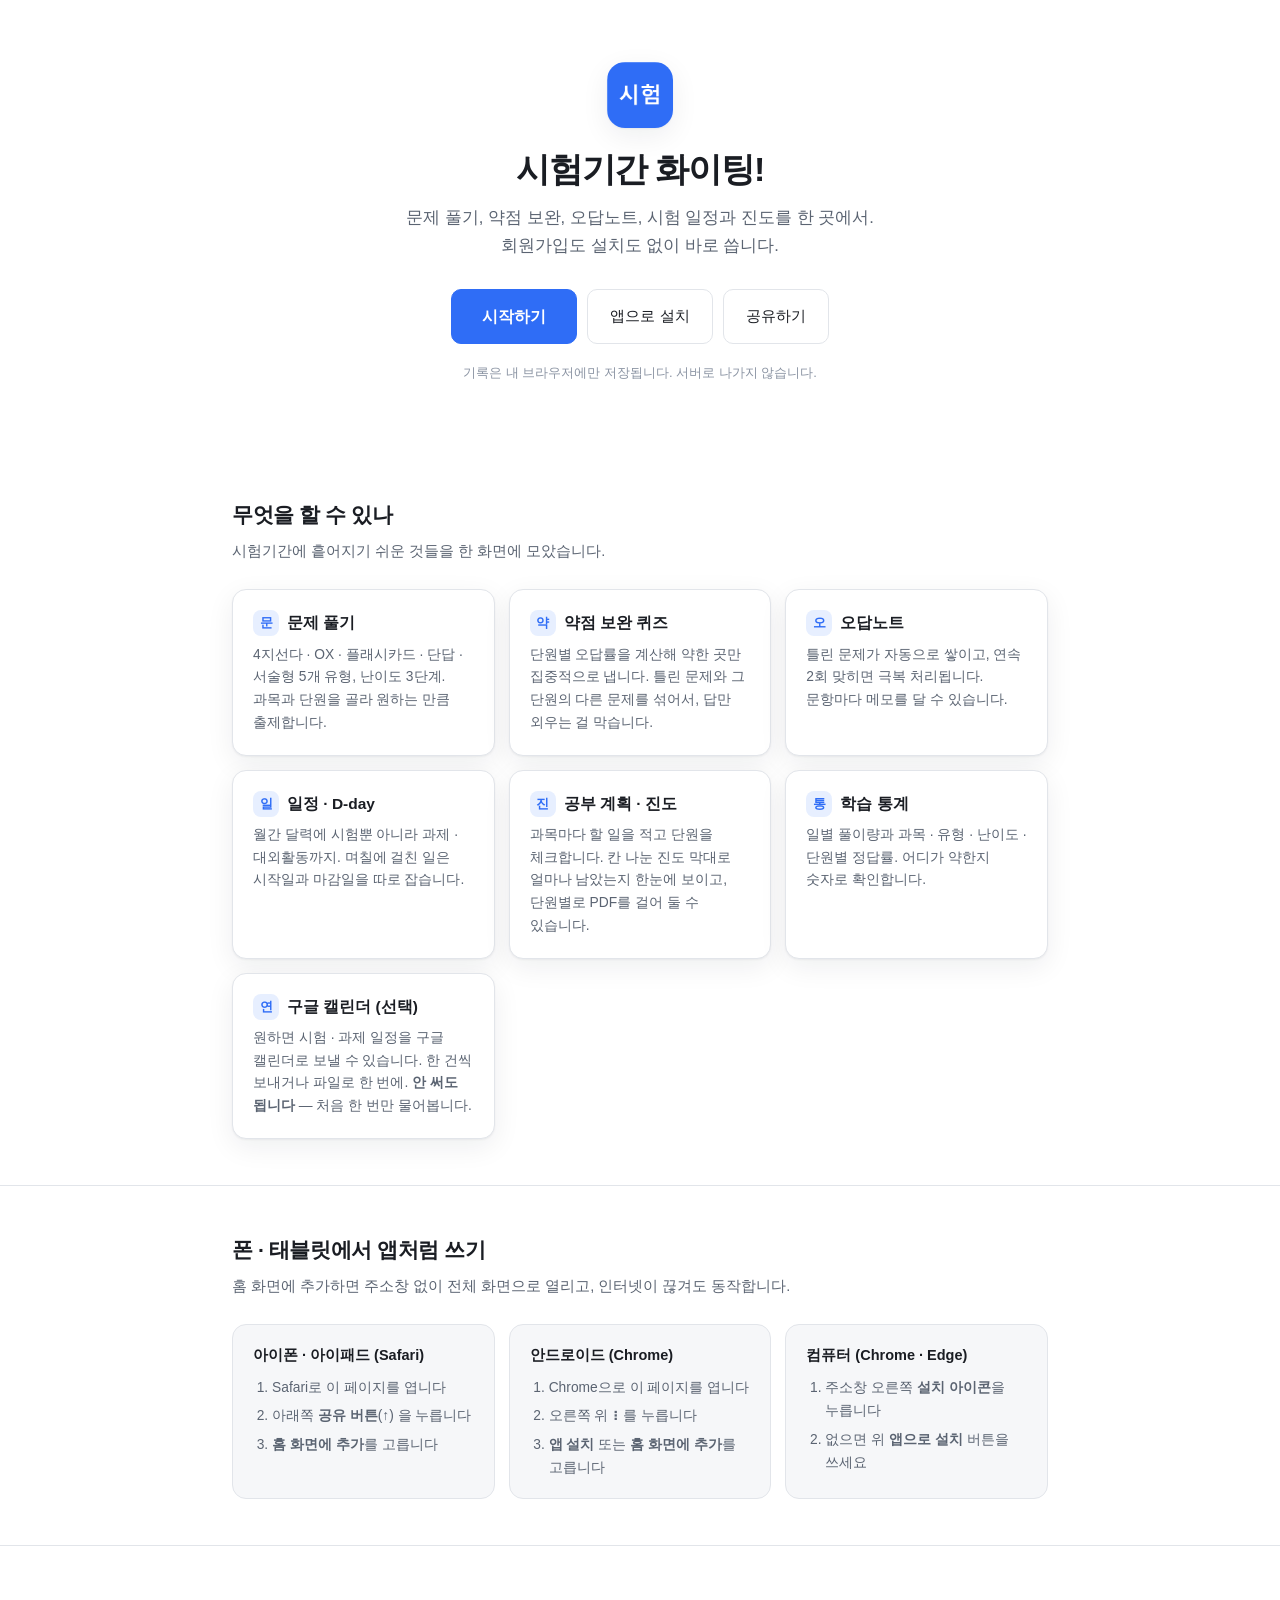
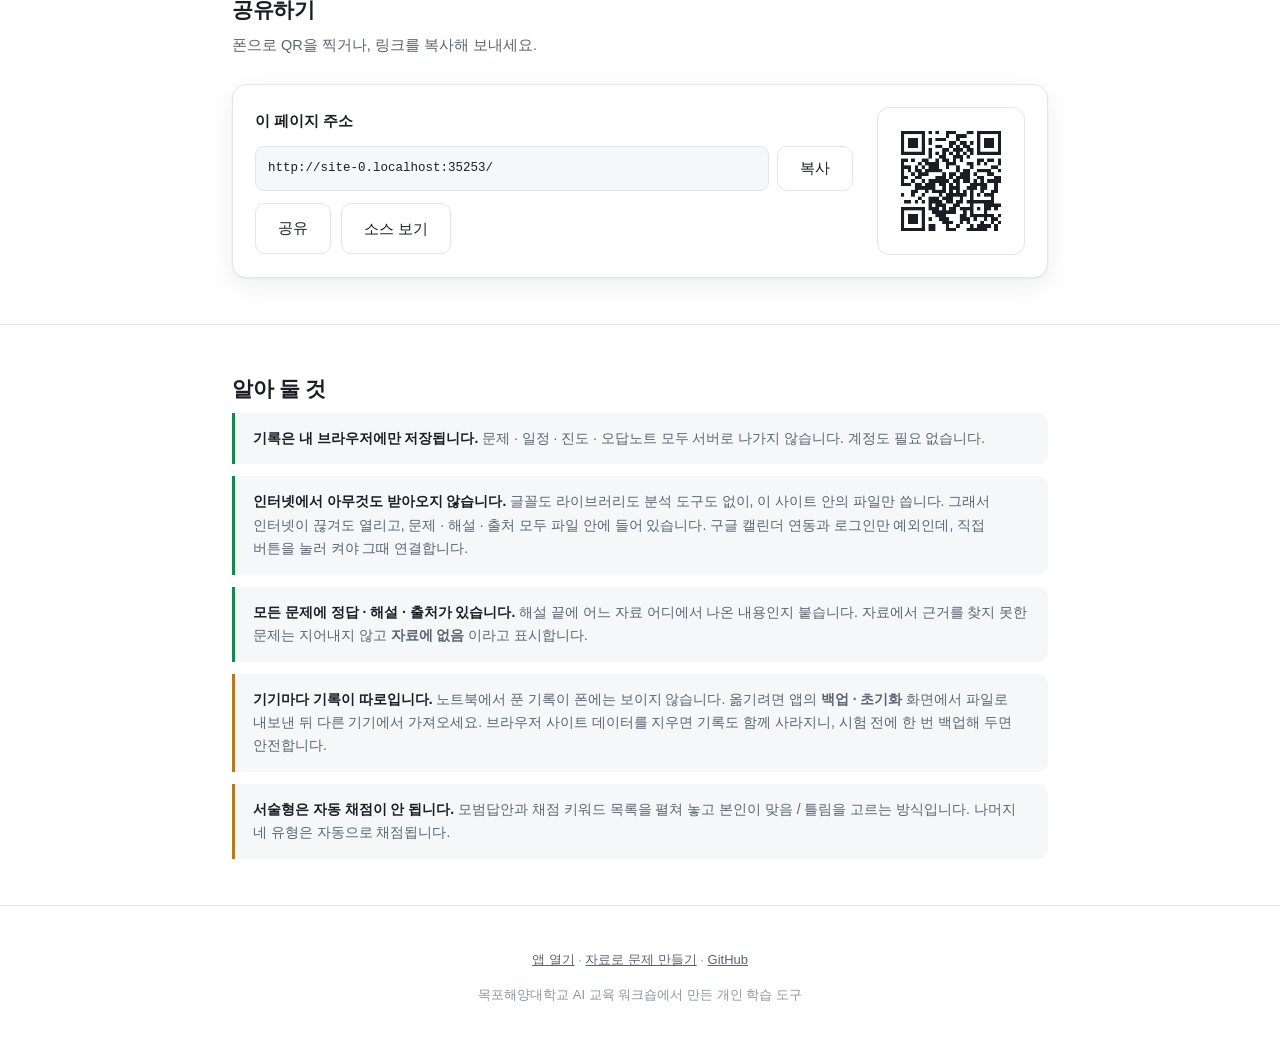
<file: index.html>
<!doctype html>
<html lang="ko">
<head>
<meta charset="utf-8">
<meta name="viewport" content="width=device-width, initial-scale=1, viewport-fit=cover">
<title>시험기간 화이팅!</title>
<meta name="description" content="문제 풀기, 약점 보완 퀴즈, 오답노트, 시험 일정과 진도 관리를 한 곳에서. 설치 없이 브라우저에서 바로 씁니다.">
<meta name="theme-color" content="#2f6df6">

<meta property="og:type" content="website">
<meta property="og:title" content="시험기간 화이팅!">
<meta property="og:description" content="문제 풀기 · 약점 보완 · 오답노트 · 시험 일정 · 진도 관리를 한 곳에서">
<meta property="og:locale" content="ko_KR">

<link rel="manifest" href="./manifest.webmanifest">
<link rel="icon" href="./icons/icon-192.png">
<link rel="apple-touch-icon" href="./icons/apple-touch-icon.png">
<meta name="apple-mobile-web-app-capable" content="yes">
<meta name="apple-mobile-web-app-title" content="시험화이팅">

<style>
:root {
  color-scheme: light;
  --bg:        #ffffff;
  --bg-soft:   #f6f7f9;
  --surface:   #ffffff;
  --line:      #e2e5ea;
  --text:      #1a1d23;
  --text-mid:  #5b6472;
  --text-dim:  #8b94a3;
  --accent:      #2f6df6;
  --accent-soft: #e7efff;
  --ok:        #17864f;
  --ok-soft:   #e2f5eb;
  --warn:      #b7791f;
  --radius:    14px;
  --shadow:    0 1px 2px rgba(16,24,40,.05), 0 8px 28px rgba(16,24,40,.07);
  --font: "Pretendard", -apple-system, BlinkMacSystemFont, "Segoe UI",
          "Malgun Gothic", "Apple SD Gothic Neo", sans-serif;
  --mono: "Consolas", "D2Coding", ui-monospace, monospace;
}

@media (prefers-color-scheme: dark) {
  :root {
    color-scheme: dark;
    --bg:        #14161a;
    --bg-soft:   #1a1d22;
    --surface:   #1c1f25;
    --line:      #2f343c;
    --text:      #e8eaee;
    --text-mid:  #a3abb8;
    --text-dim:  #767f8d;
    --accent:      #5b8dff;
    --accent-soft: #22304d;
    --ok:        #4ec98a;
    --ok-soft:   #17352a;
    --warn:      #e0a94a;
    --shadow:    0 1px 2px rgba(0,0,0,.3), 0 8px 28px rgba(0,0,0,.3);
  }
}

* { box-sizing: border-box; }

body {
  margin: 0;
  background: var(--bg);
  color: var(--text);
  font-family: var(--font);
  font-size: 15px;
  line-height: 1.7;
  -webkit-font-smoothing: antialiased;
  word-break: keep-all;
}

.wrap { max-width: 860px; margin: 0 auto; padding: 0 22px; }

a { color: var(--accent); }

/* ---------- 히어로 ---------- */

/* 디자인.md 6 — 바탕에 깔리는 무늬·그라데이션은 쓰지 않는다.
   글자와 겹쳐서 대비를 무너뜨린다. 구분은 아래 테두리 한 줄로 낸다. */
header.hero {
  padding: 62px 0 54px;
  text-align: center;
}

.logo {
  width: 66px; height: 66px;
  border-radius: 18px;
  margin: 0 auto 20px;
  display: block;
  box-shadow: var(--shadow);
}

h1 {
  font-size: 34px;
  letter-spacing: -.035em;
  margin: 0 0 12px;
  line-height: 1.25;
}

.tagline {
  font-size: 16.5px;
  color: var(--text-mid);
  margin: 0 auto 30px;
  max-width: 520px;
}

.cta-row {
  display: flex; gap: 10px; justify-content: center; flex-wrap: wrap;
}

.btn {
  display: inline-flex; align-items: center; gap: 7px;
  border: 1px solid var(--line);
  background: var(--surface);
  color: var(--text);
  border-radius: 10px;
  padding: 12px 22px;
  font-size: 15px;
  font-family: inherit;
  font-weight: 500;
  text-decoration: none;
  cursor: pointer;
  /* 디자인.md 6 — 위치·크기가 변하는 전환은 쓰지 않는다. 색 전환만 허용. */
  transition: background .12s, border-color .12s;
}
.btn:hover { background: var(--bg-soft); }

.btn-primary {
  background: var(--accent);
  border-color: var(--accent);
  color: #fff;
  font-weight: 650;
  padding: 13px 30px;
  font-size: 16px;
  /* 디자인.md 6 — 색 있는 그림자는 쓰지 않는다. 그림자는 카드 한 겹만. */
}
.btn-primary:hover { background: var(--accent); opacity: .9; }

.hero-note {
  margin-top: 18px;
  font-size: 13px;
  color: var(--text-dim);
}

/* ---------- 섹션 ---------- */

section { padding: 46px 0; border-top: 1px solid var(--line); }
section:first-of-type { border-top: none; }

h2 {
  font-size: 21px;
  letter-spacing: -.02em;
  margin: 0 0 6px;
}
.sub { color: var(--text-mid); margin: 0 0 26px; font-size: 14.5px; }

/* ---------- 기능 카드 ---------- */

.features {
  display: grid;
  grid-template-columns: repeat(auto-fit, minmax(240px, 1fr));
  gap: 14px;
}

.feat {
  background: var(--surface);
  border: 1px solid var(--line);
  border-radius: var(--radius);
  padding: 20px;
  box-shadow: var(--shadow);
}
.feat h3 {
  margin: 0 0 7px;
  font-size: 15.5px;
  display: flex; align-items: center; gap: 8px;
}
.feat .ic {
  width: 26px; height: 26px; flex: 0 0 26px;
  border-radius: 8px;
  background: var(--accent-soft);
  color: var(--accent);
  display: grid; place-items: center;
  font-size: 13px; font-weight: 700;
}
.feat p { margin: 0; font-size: 13.8px; color: var(--text-mid); line-height: 1.65; }

/* ---------- 설치 안내 ---------- */

.install {
  display: grid;
  grid-template-columns: repeat(auto-fit, minmax(260px, 1fr));
  gap: 14px;
}
.step {
  background: var(--bg-soft);
  border: 1px solid var(--line);
  border-radius: var(--radius);
  padding: 18px 20px;
}
.step strong { display: block; font-size: 14.5px; margin-bottom: 8px; }
.step ol { margin: 0; padding-left: 19px; font-size: 13.8px; color: var(--text-mid); }
.step li { margin-bottom: 5px; }
.step li:last-child { margin-bottom: 0; }

/* ---------- 공유 ---------- */

.share-box {
  background: var(--surface);
  border: 1px solid var(--line);
  border-radius: var(--radius);
  padding: 22px;
  box-shadow: var(--shadow);
  display: flex;
  gap: 24px;
  align-items: center;
  flex-wrap: wrap;
}
.share-main { flex: 1 1 260px; min-width: 0; }

.url-row {
  display: flex; gap: 8px; margin: 12px 0 0;
}
.url-row input {
  flex: 1 1 auto; min-width: 0;
  font-family: var(--mono);
  font-size: 12.5px;
  padding: 10px 12px;
  border: 1px solid var(--line);
  border-radius: 9px;
  background: var(--bg-soft);
  color: var(--text);
}
.url-row input:focus { outline: none; border-color: var(--accent); }

#qr {
  flex: 0 0 auto;
  width: 148px; height: 148px;
  display: grid; place-items: center;
  background: #fff;
  border: 1px solid var(--line);
  border-radius: 12px;
  padding: 9px;
}
#qr img, #qr canvas { display: block; width: 100%; height: 100%; }
#qr .qr-fallback { font-size: 11.5px; color: var(--text-dim); text-align: center; padding: 8px; }

/* ---------- 안내 박스 ---------- */

.note {
  border-left: 3px solid var(--warn);
  background: var(--bg-soft);
  padding: 14px 18px;
  border-radius: 0 10px 10px 0;
  font-size: 13.8px;
  color: var(--text-mid);
  line-height: 1.7;
}
.note strong { color: var(--text); }
.note + .note { margin-top: 12px; }
.note-ok { border-left-color: var(--ok); }

/* ---------- 푸터 ---------- */

footer {
  border-top: 1px solid var(--line);
  padding: 30px 0 46px;
  font-size: 13px;
  color: var(--text-dim);
  text-align: center;
}
footer a { color: var(--text-mid); }

/* ---------- 토스트 ---------- */

#toast {
  position: fixed; left: 50%; bottom: 26px;
  transform: translateX(-50%);
  background: var(--text); color: var(--bg);
  padding: 11px 20px; border-radius: 22px;
  font-size: 13.5px; z-index: 50;
  box-shadow: var(--shadow);
}
#toast[hidden] { display: none; }

@media (max-width: 560px) {
  h1 { font-size: 27px; }
  .tagline { font-size: 15px; }
  header.hero { padding: 44px 0 40px; }
  section { padding: 36px 0; }
  .share-box { gap: 18px; }
  #qr { width: 128px; height: 128px; margin: 0 auto; }
}
</style>
</head>
<body>

<header class="hero">
  <div class="wrap">
    <img class="logo" src="./icons/icon-192.png" alt="">
    <h1>시험기간 화이팅!</h1>
    <p class="tagline">
      문제 풀기, 약점 보완, 오답노트, 시험 일정과 진도를 한 곳에서.<br>
      회원가입도 설치도 없이 바로 씁니다.
    </p>
    <div class="cta-row">
      <a class="btn btn-primary" href="./app/">시작하기</a>
      <button class="btn" id="installBtn" hidden type="button">앱으로 설치</button>
      <button class="btn" id="shareBtn" type="button">공유하기</button>
    </div>
    <p class="hero-note">기록은 내 브라우저에만 저장됩니다. 서버로 나가지 않습니다.</p>
  </div>
</header>

<main>

<section>
  <div class="wrap">
    <h2>무엇을 할 수 있나</h2>
    <p class="sub">시험기간에 흩어지기 쉬운 것들을 한 화면에 모았습니다.</p>

    <div class="features">
      <div class="feat">
        <h3><span class="ic">문</span> 문제 풀기</h3>
        <p>4지선다 · OX · 플래시카드 · 단답 · 서술형 5개 유형, 난이도 3단계.
           과목과 단원을 골라 원하는 만큼 출제합니다.</p>
      </div>
      <div class="feat">
        <h3><span class="ic">약</span> 약점 보완 퀴즈</h3>
        <p>단원별 오답률을 계산해 약한 곳만 집중적으로 냅니다.
           틀린 문제와 그 단원의 다른 문제를 섞어서, 답만 외우는 걸 막습니다.</p>
      </div>
      <div class="feat">
        <h3><span class="ic">오</span> 오답노트</h3>
        <p>틀린 문제가 자동으로 쌓이고, 연속 2회 맞히면 극복 처리됩니다.
           문항마다 메모를 달 수 있습니다.</p>
      </div>
      <div class="feat">
        <h3><span class="ic">일</span> 일정 · D-day</h3>
        <p>월간 달력에 시험뿐 아니라 과제 · 대외활동까지.
           며칠에 걸친 일은 시작일과 마감일을 따로 잡습니다.</p>
      </div>
      <div class="feat">
        <h3><span class="ic">진</span> 공부 계획 · 진도</h3>
        <p>과목마다 할 일을 적고 단원을 체크합니다.
           칸 나눈 진도 막대로 얼마나 남았는지 한눈에 보이고, 단원별로 PDF를 걸어 둘 수 있습니다.</p>
      </div>
      <div class="feat">
        <h3><span class="ic">통</span> 학습 통계</h3>
        <p>일별 풀이량과 과목 · 유형 · 난이도 · 단원별 정답률.
           어디가 약한지 숫자로 확인합니다.</p>
      </div>
      <div class="feat">
        <h3><span class="ic">연</span> 구글 캘린더 (선택)</h3>
        <p>원하면 시험 · 과제 일정을 구글 캘린더로 보낼 수 있습니다.
           한 건씩 보내거나 파일로 한 번에. <b>안 써도 됩니다</b> — 처음 한 번만 물어봅니다.</p>
      </div>
    </div>
  </div>
</section>

<section>
  <div class="wrap">
    <h2>폰 · 태블릿에서 앱처럼 쓰기</h2>
    <p class="sub">홈 화면에 추가하면 주소창 없이 전체 화면으로 열리고, 인터넷이 끊겨도 동작합니다.</p>

    <div class="install">
      <div class="step">
        <strong>아이폰 · 아이패드 (Safari)</strong>
        <ol>
          <li>Safari로 이 페이지를 엽니다</li>
          <li>아래쪽 <b>공유 버튼</b>(↑) 을 누릅니다</li>
          <li><b>홈 화면에 추가</b>를 고릅니다</li>
        </ol>
      </div>
      <div class="step">
        <strong>안드로이드 (Chrome)</strong>
        <ol>
          <li>Chrome으로 이 페이지를 엽니다</li>
          <li>오른쪽 위 <b>⋮</b> 를 누릅니다</li>
          <li><b>앱 설치</b> 또는 <b>홈 화면에 추가</b>를 고릅니다</li>
        </ol>
      </div>
      <div class="step">
        <strong>컴퓨터 (Chrome · Edge)</strong>
        <ol>
          <li>주소창 오른쪽 <b>설치 아이콘</b>을 누릅니다</li>
          <li>없으면 위 <b>앱으로 설치</b> 버튼을 쓰세요</li>
        </ol>
      </div>
    </div>
  </div>
</section>

<section>
  <div class="wrap">
    <h2>공유하기</h2>
    <p class="sub">폰으로 QR을 찍거나, 링크를 복사해 보내세요.</p>

    <div class="share-box">
      <div class="share-main">
        <strong style="font-size:14.5px">이 페이지 주소</strong>
        <div class="url-row">
          <input type="text" id="urlBox" readonly>
          <button class="btn" id="copyBtn" type="button">복사</button>
        </div>
        <div class="cta-row" style="justify-content:flex-start;margin-top:12px">
          <button class="btn" id="shareBtn2" type="button">공유</button>
          <a class="btn" id="repoLink" href="#" target="_blank" rel="noopener">소스 보기</a>
        </div>
      </div>
      <div id="qr"><span class="qr-fallback">QR 만드는 중…</span></div>
    </div>
  </div>
</section>

<section>
  <div class="wrap">
    <h2>알아 둘 것</h2>

    <div class="note note-ok">
      <strong>기록은 내 브라우저에만 저장됩니다.</strong>
      문제 · 일정 · 진도 · 오답노트 모두 서버로 나가지 않습니다.
      계정도 필요 없습니다.
    </div>

    <div class="note note-ok">
      <strong>인터넷에서 아무것도 받아오지 않습니다.</strong>
      글꼴도 라이브러리도 분석 도구도 없이, 이 사이트 안의 파일만 씁니다.
      그래서 인터넷이 끊겨도 열리고, 문제 · 해설 · 출처 모두 파일 안에 들어 있습니다.
      구글 캘린더 연동과 로그인만 예외인데, 직접 버튼을 눌러 켜야 그때 연결합니다.
    </div>

    <div class="note note-ok">
      <strong>모든 문제에 정답 · 해설 · 출처가 있습니다.</strong>
      해설 끝에 어느 자료 어디에서 나온 내용인지 붙습니다.
      자료에서 근거를 찾지 못한 문제는 지어내지 않고 <b>자료에 없음</b> 이라고 표시합니다.
    </div>

    <div class="note">
      <strong>기기마다 기록이 따로입니다.</strong>
      노트북에서 푼 기록이 폰에는 보이지 않습니다.
      옮기려면 앱의 <b>백업 · 초기화</b> 화면에서 파일로 내보낸 뒤 다른 기기에서 가져오세요.
      브라우저 사이트 데이터를 지우면 기록도 함께 사라지니, 시험 전에 한 번 백업해 두면 안전합니다.
    </div>

    <div class="note">
      <strong>서술형은 자동 채점이 안 됩니다.</strong>
      모범답안과 채점 키워드 목록을 펼쳐 놓고 본인이 맞음 / 틀림을 고르는 방식입니다.
      나머지 네 유형은 자동으로 채점됩니다.
    </div>
  </div>
</section>

</main>

<footer>
  <div class="wrap">
    <p>
      <a href="./app/">앱 열기</a> ·
      <a href="./app/#/import">자료로 문제 만들기</a> ·
      <a id="repoLink2" href="#" target="_blank" rel="noopener">GitHub</a>
    </p>
    <p style="margin:6px 0 0">목포해양대학교 AI 교육 워크숍에서 만든 개인 학습 도구</p>
  </div>
</footer>

<div id="toast" hidden></div>

<script src="qr.js?v=14"></script>
<script>
(function () {
  "use strict";

  var pageUrl = location.origin + location.pathname.replace(/index\.html$/, "");

  /* ---------- 주소 · 소스 링크 ---------- */

  document.getElementById("urlBox").value = pageUrl;

  /* 소스 저장소 주소.
     GitHub Pages 로 열었으면 주소에서 알아내고,
     Vercel 같은 다른 곳에 올렸으면 아래 기본값을 쓴다.
     저장소를 옮기거나 포크했다면 이 한 줄만 바꾸면 된다. */
  var REPO = "https://github.com/gijioo0604-hash/Exam-Period-Preparation-page";

  var repo = REPO;
  var m = location.hostname.match(/^([^.]+)\.github\.io$/);
  if (m) {
    var seg = location.pathname.split("/").filter(Boolean)[0];
    repo = "https://github.com/" + m[1] + (seg ? "/" + seg : "");
  }
  document.getElementById("repoLink").href = repo;
  document.getElementById("repoLink2").href = repo;

  /* ---------- 토스트 ---------- */

  var toastTimer;
  function toast(msg) {
    var el = document.getElementById("toast");
    el.textContent = msg;
    el.hidden = false;
    clearTimeout(toastTimer);
    toastTimer = setTimeout(function () { el.hidden = true; }, 2200);
  }

  /* ---------- 복사 · 공유 ---------- */

  function copyUrl() {
    var box = document.getElementById("urlBox");
    box.select();
    box.setSelectionRange(0, 99999);
    var done = false;
    if (navigator.clipboard && navigator.clipboard.writeText) {
      navigator.clipboard.writeText(pageUrl).then(function () { toast("주소를 복사했습니다"); });
      done = true;
    }
    if (!done) {
      try {
        document.execCommand("copy");
        toast("주소를 복사했습니다");
      } catch (e) {
        toast("복사가 안 됩니다. 주소를 직접 선택해 복사하세요.");
      }
    }
  }

  function share() {
    if (navigator.share) {
      navigator.share({
        title: "시험기간 화이팅!",
        text: "문제 풀기 · 약점 보완 · 오답노트 · 시험 일정을 한 곳에서",
        url: pageUrl
      }).catch(function () { /* 사용자가 취소한 경우 — 조용히 넘어간다 */ });
    } else {
      copyUrl();
    }
  }

  document.getElementById("copyBtn").addEventListener("click", copyUrl);
  document.getElementById("shareBtn").addEventListener("click", share);
  document.getElementById("shareBtn2").addEventListener("click", share);

  /* ---------- QR ---------- */

  /* QR 은 qr.js 가 이 자리에서 직접 그립니다.
     예전에는 인터넷에서 라이브러리를 받아 썼는데, 그러면 연결이 없을 때
     QR 이 안 나오고 "밖에서 아무것도 안 받아온다" 는 말도 거짓이 됩니다. */
  var qrBox = document.getElementById("qr");
  try {
    QR.draw(qrBox, pageUrl, { size: 300 });
  } catch (e) {
    qrBox.innerHTML = '<span class="qr-fallback">QR을 만들지 못했습니다.<br>주소를 복사해 쓰세요.</span>';
  }

  /* ---------- 앱으로 설치 ---------- */

  var deferred = null;
  var installBtn = document.getElementById("installBtn");

  window.addEventListener("beforeinstallprompt", function (e) {
    e.preventDefault();
    deferred = e;
    installBtn.hidden = false;
  });

  installBtn.addEventListener("click", function () {
    if (!deferred) return;
    deferred.prompt();
    deferred.userChoice.then(function () {
      deferred = null;
      installBtn.hidden = true;
    });
  });

  window.addEventListener("appinstalled", function () {
    installBtn.hidden = true;
    toast("설치했습니다. 홈 화면에서 열어 보세요.");
  });

  /* ---------- 오프라인 지원 ---------- */

  if ("serviceWorker" in navigator && location.protocol !== "file:") {
    window.addEventListener("load", function () {
      navigator.serviceWorker.register("./sw.js").catch(function (e) {
        console.warn("서비스 워커 등록 실패:", e);
      });
    });
  }
})();
</script>
</body>
</html>
</file>
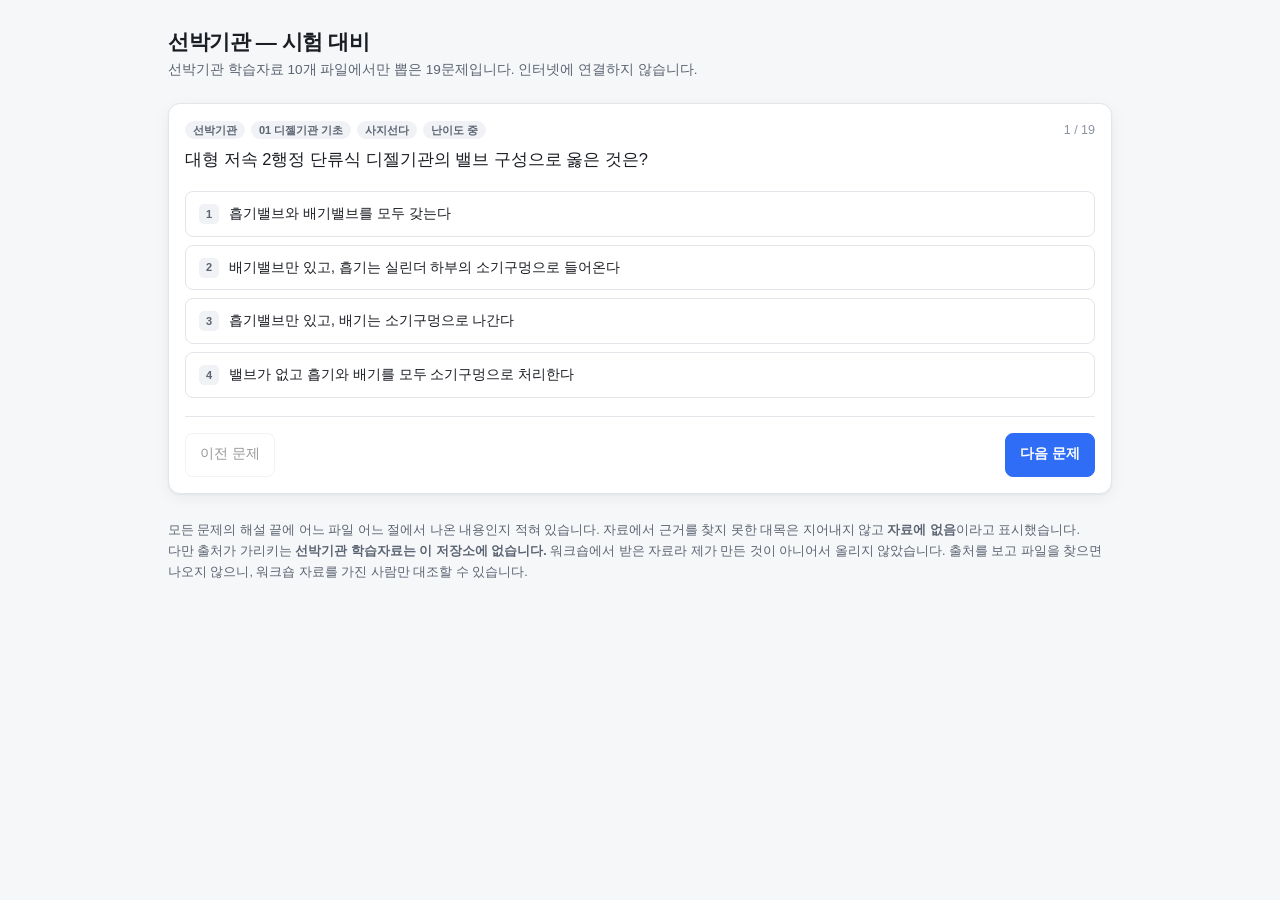
<file: 시험대비.html>
<!doctype html>
<html lang="ko">
<head>
<meta charset="utf-8">
<meta name="viewport" content="width=device-width, initial-scale=1, viewport-fit=cover">
<title>선박기관 — 시험 대비</title>

<!-- ============================================================
     이 파일은 혼자서 열립니다.
     - 인터넷에서 아무것도 받아오지 않습니다. 글꼴·라이브러리·이미지 전부 없습니다.
     - 문제·정답·해설이 이 파일 안에 들어 있습니다.
     - 두 번 눌러 브라우저로 열면 그대로 동작합니다.

     모양은 전부 디자인.md 를 따릅니다. 새 스타일을 만들지 않았습니다.
     ============================================================ -->

<style>
/* ---------- 색 — 디자인.md 1번 표 그대로 ---------- */

:root {
  color-scheme: light;

  --bg:        #f6f7f9;
  --surface:   #ffffff;
  --surface-2: #f0f2f5;
  --line:      #e2e5ea;

  --text:      #1a1d23;   /* 흰 바탕 대비 약 16:1 */
  --text-mid:  #5b6472;   /* 흰 바탕 대비 약 6:1 */
  --text-dim:  #8b94a3;   /* 3.1:1 — 읽어야 하는 글자에는 쓰지 않는다 */

  --accent:      #2f6df6;
  --ok:          #17864f;
  --ok-soft:     #e2f5eb;
  --bad:         #cf3b41;
  --bad-soft:    #fdebec;
  --warn:        #b7791f;
  --warn-soft:   #fdf3e0;

  --radius:    12px;
  --radius-sm: 8px;
  --shadow:    0 1px 2px rgba(16,24,40,.05), 0 4px 16px rgba(16,24,40,.05);

  --font: "Pretendard", -apple-system, BlinkMacSystemFont, "Segoe UI",
          "Malgun Gothic", "Apple SD Gothic Neo", sans-serif;
}

@media (prefers-color-scheme: dark) {
  :root {
    color-scheme: dark;

    --bg:        #14161a;
    --surface:   #1c1f25;
    --surface-2: #23272e;
    --line:      #2f343c;

    --text:      #e8eaee;
    --text-mid:  #a3abb8;
    --text-dim:  #767f8d;

    --accent:      #5b8dff;
    --ok:          #4ec98a;
    --ok-soft:     #17352a;
    --bad:         #f0777c;
    --bad-soft:    #3a1f22;
    --warn:        #e0a94a;
    --warn-soft:   #35291b;

    --shadow: 0 1px 2px rgba(0,0,0,.3), 0 4px 16px rgba(0,0,0,.25);
  }
}

* { box-sizing: border-box; }

body {
  margin: 0;
  background: var(--bg);
  color: var(--text);
  font-family: var(--font);
  font-size: 14px;
  font-weight: 400;          /* 디자인.md 6 — 300 이하는 쓰지 않는다 */
  line-height: 1.6;
  -webkit-font-smoothing: antialiased;
  word-break: keep-all;      /* 한글 단어가 줄 끝에서 잘리지 않게 */
}

/* ---------- 바탕 틀 — 디자인.md 3 ---------- */

.view {
  max-width: 1000px;
  margin: 0 auto;
  padding: 28px 28px 80px;
}

.page-head { margin-bottom: 22px; }
.page-head h1 { margin: 0 0 4px; font-size: 21px; font-weight: 600; letter-spacing: -.02em; line-height: 1.3; }
.page-head p  { margin: 0; color: var(--text-mid); font-size: 13.5px; }

.card {
  background: var(--surface);
  border: 1px solid var(--line);
  border-radius: var(--radius);
  padding: 16px;
  box-shadow: var(--shadow);   /* 디자인.md 6 — 그림자는 카드 한 겹만 */
}

/* ---------- 문제 카드 안의 순서 1~7 — 디자인.md 3 ---------- */

/* 1. 위 줄 */
.q-top {
  display: flex; align-items: center; justify-content: space-between;
  gap: 12px; flex-wrap: wrap;
  margin-bottom: 6px;
}
.q-meta { display: flex; gap: 6px; align-items: center; flex-wrap: wrap; }
.badge {
  font-size: 11px;
  font-weight: 600;
  line-height: 18px;
  padding: 0 8px;
  border-radius: 20px;
  background: var(--surface-2);
  color: var(--text-mid);
  white-space: nowrap;
}
.q-progress {
  font-size: 12.5px;
  color: var(--text-dim);      /* 못 읽어도 문제 푸는 데 지장 없는 자리 */
  font-variant-numeric: tabular-nums;
  white-space: nowrap;
}

/* 2. 문제 지문 — 화면에서 제일 먼저 읽어야 하므로 본문보다 크다 */
.q-prompt {
  font-size: 16.5px;
  font-weight: 400;
  line-height: 1.65;
  margin: 6px 0 18px;
  word-break: keep-all;
}

/* 3. 선택지 — 항상 세로로 쌓는다 */
.choices { display: flex; flex-direction: column; gap: 8px; }

.choice {
  display: flex; gap: 10px; align-items: flex-start;
  width: 100%;
  min-height: 44px;            /* 디자인.md 3 — 손가락으로 누를 수 있는 높이 */
  text-align: left;
  border: 1px solid var(--line);
  background: var(--surface);
  border-radius: var(--radius-sm);
  padding: 11px 13px;
  font-size: 14px;
  font-weight: 400;
  font-family: inherit;
  color: var(--text);
  line-height: 1.55;
  cursor: pointer;
  word-break: keep-all;
  /* 디자인.md 6 — 허용되는 움직임은 색 전환뿐이다 */
  transition: background .12s, border-color .12s;
}
.choice:hover:not(:disabled) { background: var(--surface-2); }
.choice:disabled { cursor: default; }

.choice .idx {
  flex: 0 0 20px; height: 20px;
  border-radius: 5px;
  background: var(--surface-2);
  color: var(--text-mid);
  display: grid; place-items: center;
  font-size: 11px; font-weight: 600;   /* 디자인.md 2 — 11px 은 숫자 배지에만 */
  margin-top: 1px;
}

/* 맞음 = 초록, 틀림 = 빨강. 이 두 색을 다른 뜻으로 쓰지 않는다 */
.choice.correct { border-color: var(--ok);  background: var(--ok-soft); }
.choice.correct .idx { background: var(--ok);  color: #fff; }
.choice.wrong   { border-color: var(--bad); background: var(--bad-soft); }
.choice.wrong .idx   { background: var(--bad); color: #fff; }

/* OX 두 칸만 가로로 둔다 */
.ox-row { flex-direction: row; gap: 10px; }
.ox-row .choice { justify-content: center; font-size: 22px; font-weight: 700; padding: 22px; }
.ox-row .choice .idx { display: none; }

/* 4. 채점 결과 한 줄 — 언제나 선택지 바로 아래 같은 자리 */
.verdict {
  display: flex; align-items: center; gap: 8px;
  padding: 11px 14px;
  border-radius: var(--radius-sm);
  font-size: 14px;
  font-weight: 600;
  margin-top: 16px;
}
.verdict-ok  { background: var(--ok-soft);  color: var(--ok); }
.verdict-bad { background: var(--bad-soft); color: var(--bad); }

/* 5. 해설 — 채점하는 순간 펼쳐진 채로 나온다 */
.explain {
  margin-top: 12px;
  padding: 13px 15px;
  background: var(--surface-2);
  border-radius: var(--radius-sm);
  font-size: 13.5px;
  font-weight: 400;
  line-height: 1.7;
  color: var(--text-mid);
  word-break: keep-all;
}
.explain strong { color: var(--text); font-weight: 600; }

/* 6. 출처 한 줄 — 어느 파일 어느 절에서 나왔는지 */
.src {
  margin-top: 10px;
  padding-top: 8px;
  border-top: 1px dashed var(--line);
  font-size: 12.5px;
  color: var(--text-mid);      /* 읽어야 하는 글자이므로 --text-dim 을 쓰지 않는다 */
  overflow-wrap: anywhere;
}

/* 자료에서 근거를 찾지 못한 대목 */
.no-source {
  margin-top: 10px;
  padding: 7px 9px;
  border-radius: var(--radius-sm);
  background: var(--warn-soft);
  color: var(--warn);
  font-size: 12.5px;
  font-weight: 600;
}

/* 7. 맨 아래 버튼 줄 — 주 버튼은 언제나 오른쪽 끝 */
.btn-row {
  display: flex; gap: 8px; align-items: center;
  margin-top: 18px;
  padding-top: 16px;
  border-top: 1px solid var(--line);
}
.btn-row .btn-primary { margin-left: auto; }

/* ---------- 버튼 — 디자인.md 5 ---------- */

.btn {
  display: inline-flex; align-items: center; justify-content: center;
  min-height: 44px;            /* 누르는 자리 최소 44px */
  border: 1px solid var(--line);
  background: var(--surface);
  color: var(--text);
  border-radius: var(--radius-sm);
  padding: 8px 14px;
  font-size: 13.5px;
  font-weight: 400;
  font-family: inherit;
  line-height: 1.4;
  cursor: pointer;
  transition: background .12s, border-color .12s;
}
.btn:hover:not(:disabled) { background: var(--surface-2); }
.btn:disabled { opacity: .45; cursor: not-allowed; }

.btn-primary {
  background: var(--accent);
  border-color: var(--accent);
  color: #ffffff;
  font-weight: 600;            /* 흰 글자 대비가 4.5:1 턱걸이라 굵기를 낮추지 않는다 */
}
.btn-primary:hover:not(:disabled) { background: var(--accent); opacity: .9; }

/* ---------- 결과 화면 ---------- */

.score {
  font-size: 21px;                     /* 디자인.md 2 — 앱 안에서는 21px 이 최대 */
  font-weight: 600;
  letter-spacing: -.02em;
  line-height: 1.3;
  margin: 0 0 4px;
}
.score-sub { margin: 0 0 18px; font-size: 13.5px; color: var(--text-mid); }

.section-head { margin: 22px 0 10px; }
.section-head h2 { margin: 0; font-size: 15px; font-weight: 600; }

.wrong-list { display: flex; flex-direction: column; }
.wrong-row {
  padding: 11px 0;
  border-bottom: 1px solid var(--line);
}
.wrong-row:last-child { border-bottom: none; }
.wrong-row .wr-title { font-size: 13.5px; }
.wrong-row .wr-sub { font-size: 12.5px; color: var(--text-mid); margin-top: 2px; }

.foot-note {
  margin-top: 26px;
  font-size: 12.5px;
  color: var(--text-mid);
  line-height: 1.7;
}

/* ---------- 폰 ---------- */

@media (max-width: 560px) {
  .view { padding: 16px 14px 64px; }
  .page-head { margin-bottom: 16px; }
  .page-head h1 { font-size: 19px; }

  .btn { padding: 9px 14px; }

  /* 주 버튼은 가로 전체로 늘린다 */
  .btn-row { flex-direction: column; align-items: stretch; }
  .btn-row .btn-primary { margin-left: 0; }

  .ox-row .choice { padding: 18px; }
}
</style>
</head>
<body>

<div class="view">

  <div class="page-head">
    <h1>선박기관 — 시험 대비</h1>
    <p>선박기관 학습자료 10개 파일에서만 뽑은 19문제입니다. 인터넷에 연결하지 않습니다.</p>
  </div>

  <div id="screen"></div>

  <p class="foot-note">
    모든 문제의 해설 끝에 어느 파일 어느 절에서 나온 내용인지 적혀 있습니다.
    자료에서 근거를 찾지 못한 대목은 지어내지 않고 <strong>자료에 없음</strong>이라고 표시했습니다.
    <br>
    다만 출처가 가리키는 <strong>선박기관 학습자료는 이 저장소에 없습니다.</strong>
    워크숍에서 받은 자료라 제가 만든 것이 아니어서 올리지 않았습니다.
    출처를 보고 파일을 찾으면 나오지 않으니, 워크숍 자료를 가진 사람만 대조할 수 있습니다.
  </p>

</div>

<script>
"use strict";

/* ============================================================
   문제 — 전부 실습파일/선박기관/ 안의 자료에서만 뽑았습니다.
   자료에 없는 내용은 만들지 않았고, 근거가 없는 대목은 missing 에 적었습니다.
   ============================================================ */

var QUESTIONS = [
  {
    unit: "01 디젤기관 기초", level: "중", type: "사지선다",
    q: "대형 저속 2행정 단류식 디젤기관의 밸브 구성으로 옳은 것은?",
    choices: [
      "흡기밸브와 배기밸브를 모두 갖는다",
      "배기밸브만 있고, 흡기는 실린더 하부의 소기구멍으로 들어온다",
      "흡기밸브만 있고, 배기는 소기구멍으로 나간다",
      "밸브가 없고 흡기와 배기를 모두 소기구멍으로 처리한다"
    ],
    answer: 1,
    explain: "4행정 기관은 흡기·배기 밸브를 모두 갖지만, 2행정 단류식에는 배기밸브만 있습니다. 흡기는 실린더 하부의 소기구멍으로 들어옵니다. 2행정은 배기와 흡기를 같은 구간에서 처리해야 해서 신선한 공기로 배기가스를 밀어내는 소기 과정이 필수이고, 대형 저속기관은 단류식이 표준입니다.",
    src: "01_디젤기관_기초.md 「작동 원리 > 2행정 기관의 소기」, 「2행정과 4행정 비교 > 흡배기 밸브」 / 09_자주_틀리는_지점.md 「뒤집어 외우기 쉬운 짝 > 2행정의 밸브」"
  },
  {
    unit: "01 디젤기관 기초", level: "하", type: "사지선다",
    q: "4행정 기관이 1사이클을 완성하는 데 필요한 크랭크축 회전은?",
    choices: ["1회전(360°)", "2회전(720°)", "3회전(1080°)", "4회전(1440°)"],
    answer: 1,
    explain: "4행정 기관은 크랭크축 2회전(720°)에 1사이클, 2행정 기관은 1회전(360°)에 1사이클을 완성합니다. 출력 계산에서 4행정은 회전수를 2로 나누고 2행정은 나누지 않는데, 여기서 자주 틀립니다.",
    src: "01_디젤기관_기초.md 「작동 원리 > 디젤 사이클의 네 행정」 / 09_자주_틀리는_지점.md 「단위에서 틀리는 대목 > 4행정의 사이클 수」"
  },
  {
    unit: "01 디젤기관 기초", level: "중", type: "사지선다",
    q: "지시마력(IHP)과 제동마력(BHP)의 관계로 옳은 것은?",
    choices: [
      "제동마력이 지시마력보다 항상 크다",
      "지시마력이 항상 크고, 그 차이가 마찰 손실이다",
      "두 값은 항상 같다",
      "부하에 따라 크고 작음이 뒤바뀐다"
    ],
    answer: 1,
    explain: "지시마력은 실린더 안에서 발생한 동력이고, 제동마력은 축에서 실제로 꺼내 쓰는 동력입니다. 그 차이가 마찰 손실이며, 두 값의 비율이 기계효율입니다. 그래서 지시마력이 항상 더 큽니다.",
    src: "01_디젤기관_기초.md 「성능 지표 > 지시마력과 제동마력」 / 09_자주_틀리는_지점.md 「뒤집어 외우기 쉬운 짝 > 지시마력과 제동마력」"
  },
  {
    unit: "02 연료와 윤활", level: "중", type: "사지선다",
    q: "퓨리파이어(purifier)와 클래리파이어(clarifier)에 대한 설명으로 옳은 것은?",
    choices: [
      "퓨리파이어는 고형분을 걸러내며 봉수가 필요 없다",
      "클래리파이어는 물과 기름을 분리하며 봉수가 필요하다",
      "퓨리파이어가 물과 기름을 분리하고 봉수가 필요하며, 보통 클래리파이어보다 먼저 거친다",
      "두 기기는 원리가 같고 설치 순서만 다르다"
    ],
    answer: 2,
    explain: "퓨리파이어는 물과 기름을 분리하며 봉수(sealing water)가 필요합니다. 클래리파이어는 고형분을 제거하며 봉수가 없습니다. 순서는 퓨리파이어가 먼저입니다. 둘 다 원심력으로 비중 차이를 이용하지만 하는 일이 다릅니다.",
    src: "02_연료와_윤활.md 「유청정기 > 원리」, 「퓨리파이어와 클래리파이어」 / 09_자주_틀리는_지점.md 「뒤집어 외우기 쉬운 짝 > 퓨리파이어와 클래리파이어」"
  },
  {
    unit: "02 연료와 윤활", level: "상", type: "사지선다",
    q: "비중이 큰 연료를 처리할 때 퓨리파이어의 중력디스크는 어떻게 고르는가?",
    choices: [
      "지름이 큰 것을 쓴다",
      "지름이 작은 것을 쓴다",
      "연료의 비중과 관계없이 같은 것을 쓴다",
      "중력디스크는 클래리파이어에만 쓰므로 해당 없다"
    ],
    answer: 1,
    explain: "중력디스크는 퓨리파이어에서 유수 경계면의 위치를 정하는 부품입니다. 비중이 큰 연료일수록 지름이 작은 중력디스크를 씁니다. 잘못 고르면 기름이 물 쪽으로 넘어가거나 물이 기름 쪽으로 섞입니다. 자료도 이 대목을 반대로 외우는 경우가 많다고 짚고 있습니다.",
    src: "02_연료와_윤활.md 「유청정기 > 중력디스크」 / 09_자주_틀리는_지점.md 「뒤집어 외우기 쉬운 짝 > 중력디스크 지름」"
  },
  {
    unit: "02 연료와 윤활", level: "중", type: "사지선다",
    q: "저유황 연료를 쓰는 기관의 실린더유 염기가(TBN) 선택으로 옳은 것은?",
    choices: [
      "높은 TBN(70~100)을 쓴다",
      "낮은 TBN(40 이하)을 쓴다",
      "연료의 황분과 무관하게 정한다",
      "시스템유와 같은 것을 쓴다"
    ],
    answer: 1,
    explain: "TBN은 연료의 황분이 연소하며 만든 황산을 중화하는 능력입니다. 고유황 연료에는 높은 TBN(70~100), 저유황 연료에는 낮은 TBN(40 이하)을 씁니다. 저유황인데 고TBN을 쓰면 과잉 알칼리로 퇴적물이 생깁니다. 실린더유와 시스템유는 계통이 달라 서로 섞이지 않습니다.",
    src: "02_연료와_윤활.md 「윤활 > 실린더유와 시스템유」, 「실린더유의 염기가(TBN)」 / 09_자주_틀리는_지점.md 「뒤집어 외우기 쉬운 짝 > 실린더유 TBN」"
  },
  {
    unit: "02 연료와 윤활", level: "하", type: "사지선다",
    q: "중유를 주기관에 분사하기 직전, 점도를 어느 범위로 맞추는가?",
    choices: ["2~5 cSt", "10~15 cSt", "60~80 cSt", "380 cSt"],
    answer: 1,
    explain: "중유는 상온에서 굳어 흐르지 않으므로 가열기로 데워 분사 직전 점도를 10~15 cSt로 맞춥니다. 점도조절기가 온도를 자동으로 조절합니다. 380 cSt 같은 값은 저장 상태의 점도라 헷갈리기 쉽습니다. 안전을 위해 가열 온도는 인화점보다 낮게 유지하며, 선박용 연료의 인화점은 최소 60℃ 이상이어야 합니다.",
    src: "02_연료와_윤활.md 「연료유 계통 > 점도와 가열」, 「인화점 관리」 / 09_자주_틀리는_지점.md 「숫자를 외울 때 > 연료 분사 점도」"
  },
  {
    unit: "03 냉각·시동·과급", level: "하", type: "OX",
    q: "주기관을 직접 냉각하는 것은 해수이고, 청수는 열교환기까지만 들어온다.",
    choices: ["O", "X"],
    answer: 1,
    explain: "반대입니다. 주기관은 부식을 피하려고 청수로 직접 냉각하고, 그 청수를 다시 해수로 식힙니다. 해수는 열교환기까지만 들어오고 기관 내부로는 들어가지 않습니다. 냉각수 출구 온도는 보통 75~85℃로 유지합니다.",
    src: "03_냉각_시동_과급.md 「냉각수 계통 > 청수 냉각과 해수 냉각」, 「냉각수 온도 관리」 / 09_자주_틀리는_지점.md 「뒤집어 외우기 쉬운 짝 > 청수와 해수」"
  },
  {
    unit: "03 냉각·시동·과급", level: "중", type: "사지선다",
    q: "전 실린더의 배기온도가 함께 올랐다. 가장 먼저 확인할 것은?",
    choices: [
      "배기온도계를 교정한다",
      "소기압 저하·공기냉각기 막힘 등 급기 계통을 본다",
      "배기온도 경보 설정값을 올린다",
      "특정 실린더의 연료분사밸브만 교체한다"
    ],
    answer: 1,
    explain: "배기온도 상승은 원인이 아니라 결과인 경우가 많습니다. 소기압이 낮아지면 공기가 부족해 연소가 나빠지고 배기온도가 오르며, 공기냉각기가 막혀도 소기압이 떨어집니다. 전 실린더가 함께 오르면 과급·냉각 계통을 보고, 특정 실린더만 다르면 그 실린더의 분사·밸브·압축을 봅니다. 경보를 임의로 해제하거나 우회해서는 안 됩니다.",
    src: "03_냉각_시동_과급.md 「과급기 > 공기냉각기」, 「소기압과 배기온도의 관계」 / 09_자주_틀리는_지점.md 「인과를 거꾸로 보는 대목 > 배기온도 상승」 / 10_기관당직과_비상대응.md 「이상 징후 판단 > 온도 편차」"
  },
  {
    unit: "03 냉각·시동·과급", level: "중", type: "사지선다",
    q: "기관 시동에 쓰는 시동공기의 압력은 보통 어느 정도인가?",
    choices: ["2~4 bar", "7~10 bar", "25~30 bar", "100~150 bar"],
    answer: 2,
    explain: "시동공기는 보통 25~30 bar의 압축공기이며, 공기병(Air reservoir)에 저장했다가 실린더에 불어넣어 크랭크축을 돌립니다. 2~4 bar는 소기압이라 섞어 쓰면 안 됩니다. 시동공기관에는 역화에 대비한 화염방지기가 있고, 터닝기어가 물려 있으면 시동이 걸리지 않도록 인터록이 걸려 있습니다.",
    missing: "자료에 없음 — 자료는 \"규정상 일정 횟수 이상 연속 시동이 가능해야 한다\"고만 적고 있고, 그 횟수가 몇 회인지는 나와 있지 않습니다.",
    src: "03_냉각_시동_과급.md 「시동 계통 > 시동공기」, 「화염방지기」, 「인터록」 / 09_자주_틀리는_지점.md 「숫자를 외울 때 > 시동공기 압력」"
  },
  {
    unit: "04 축계와 추진", level: "중", type: "사지선다",
    q: "회전수와 피치가 같은데 프로펠러 슬립이 29%에서 38%로 올랐다. 가장 먼저 의심할 것은?",
    choices: [
      "기관 출력이 떨어졌다",
      "선저 오손·프로펠러 손상·황천 조우",
      "연료의 발열량이 낮아졌다",
      "조속기가 고장 났다"
    ],
    answer: 1,
    explain: "슬립은 이론상 나아갈 거리와 실제 나아간 거리의 차이 비율이라, 파도·조류·선저 오손이 심하면 커집니다. 슬립이 갑자기 커지면 선저 오손이나 프로펠러 손상을 먼저 의심합니다. 계산 예제도 같은 상황을 두고 기관 자체 문제로 보기 어렵다고 정리하고 있습니다.",
    src: "04_축계와_추진.md 「프로펠러 > 슬립」 / 08_계산_예제.md 「추진 > 예제 9 — 슬립 변화 해석」 / 09_자주_틀리는_지점.md 「인과를 거꾸로 보는 대목 > 슬립 증가」"
  },
  {
    unit: "05 보조기계", level: "하", type: "사지선다",
    q: "협약상 조타장치는 타를 한쪽 35°에서 반대쪽 30°까지 몇 초 이내에 돌릴 수 있어야 하는가?",
    choices: ["14초", "28초", "45초", "60초"],
    answer: 1,
    explain: "한쪽 35°에서 반대쪽 30°까지 28초 이내입니다. 35°에서 35°가 아니라는 점에서 자주 틀립니다. 45초는 비상발전기의 자동 기동 시간이라 섞어 외우면 안 됩니다. 조타실 조작이 안 될 때는 타기실에서 직접 조작하는 비상 조타로 전환합니다.",
    src: "05_보조기계.md 「조타장치 > 조타 시간 요건」, 「비상 조타」 / 09_자주_틀리는_지점.md 「숫자를 외울 때 > 조타 시간」"
  },
  {
    unit: "06 전기와 발전", level: "하", type: "OX",
    q: "비상발전기는 주전원이 끊어졌을 때 협약상 45초 이내에 자동으로 기동해야 한다.",
    choices: ["O", "X"],
    answer: 0,
    explain: "맞습니다. 비상발전기는 협약상 45초 이내 자동 기동해야 하며, 주전원이 끊겨도 조타·항해등·비상조명·소화펌프에 전원을 공급합니다.",
    src: "06_전기와_발전.md 「발전기 > 비상발전기」 / 09_자주_틀리는_지점.md 「숫자를 외울 때 > 비상발전기 기동」"
  },
  {
    unit: "06 전기와 발전", level: "중", type: "사지선다",
    q: "발전기를 병렬로 투입하기 전에 맞춰야 하는 조건이 아닌 것은?",
    choices: ["전압의 크기", "주파수", "위상", "역률"],
    answer: 3,
    explain: "병렬운전 조건은 전압 크기·주파수·위상·상회전 방향 네 가지이고, 하나라도 어긋나면 투입 순간 큰 충격 전류가 흐릅니다. 역률은 투입 전에 맞추는 조건이 아니라, 투입한 뒤 여자 조정으로 무효전력을 나누면서 다루는 값입니다. 유효전력은 조속기로 나눕니다.",
    src: "06_전기와_발전.md 「병렬운전 > 병렬운전 조건」, 「부하 분담」"
  },
  {
    unit: "08 계산 예제", level: "상", type: "사지선다",
    q: "압축비가 16이고 행정체적이 30,000 cm³인 기관의 간극체적은?",
    choices: ["1,875 cm³", "2,000 cm³", "2,143 cm³", "3,000 cm³"],
    answer: 1,
    explain: "압축비 = (행정체적 + 간극체적) ÷ 간극체적입니다. 16 = (30,000 + V) ÷ V → 16V = 30,000 + V → 15V = 30,000 → V = 2,000 cm³. 행정체적을 압축비로 그냥 나눠 30,000 ÷ 16 = 1,875를 고르는 것이 가장 흔한 실수인데, 분자에 간극체적이 함께 들어 있다는 것을 놓친 답입니다.",
    src: "08_계산_예제.md 「기관 제원 > 예제 7 — 간극체적 역산」 / 01_디젤기관_기초.md 「작동 원리 > 유효행정과 실린더 용적」"
  },
  {
    unit: "08 계산 예제", level: "상", type: "사지선다",
    q: "연료의 저위발열량이 40,500 kJ/kg이고 SFOC가 180 g/kWh일 때 열효율은?",
    choices: ["39.4%", "44.4%", "49.4%", "54.4%"],
    answer: 2,
    explain: "1 kWh는 3,600 kJ입니다. 1 kWh를 내는 데 드는 연료가 180 g = 0.180 kg이므로 공급열량은 0.180 × 40,500 = 7,290 kJ입니다. 열효율 = 3,600 ÷ 7,290 = 0.494, 즉 49.4%입니다. SFOC는 그램 단위라는 점, 1 kWh = 3,600 kJ이라는 점을 놓치면 답이 크게 어긋납니다.",
    src: "08_계산_예제.md 「연료와 효율 > 예제 4 — 열효율」 / 09_자주_틀리는_지점.md 「단위에서 틀리는 대목 > g/kWh」"
  },
  {
    unit: "09 자주 틀리는 지점", level: "하", type: "OX",
    q: "1 bar는 100,000 Pa이므로, 출력 계산에 평균유효압력을 bar 단위 그대로 넣으면 10만 배가 틀린다.",
    choices: ["O", "X"],
    answer: 0,
    explain: "맞습니다. 1 bar = 100,000 Pa이라 단위를 바꾸지 않고 넣으면 10만 배가 어긋납니다. 지시마력 예제에서도 평균유효압력 12 bar를 1,200,000 Pa로 바꾼 뒤 계산합니다.",
    src: "09_자주_틀리는_지점.md 「단위에서 틀리는 대목 > bar와 Pa」 / 08_계산_예제.md 「출력 계산 > 예제 1 — 지시마력」"
  },
  {
    unit: "10 기관당직과 비상대응", level: "중", type: "사지선다",
    q: "기관실 화재가 났을 때의 조치 순서로 옳은 것은?",
    choices: [
      "고정식 소화설비 작동 → 연료 차단 → 통풍 차단 → 인원 대피 확인",
      "연료 차단 → 통풍 차단 → 인원 대피 확인 → 고정식 소화설비 작동",
      "인원 대피 확인 → 고정식 소화설비 작동 → 연료 차단 → 통풍 차단",
      "통풍 차단 → 고정식 소화설비 작동 → 연료 차단 → 인원 대피 확인"
    ],
    answer: 1,
    explain: "연료 차단 → 통풍 차단 → 인원 대피 확인 → 고정식 소화설비 작동 순서입니다. 인원 확인 전에 소화가스를 방출하면 안 됩니다. 비상 상황에서 취한 조치와 시각은 나중에 원인 규명과 책임 판단의 근거가 되므로 반드시 기록합니다.",
    src: "10_기관당직과_비상대응.md 「비상 절차 > 기관실 화재」, 「기록」"
  },
  {
    unit: "10 기관당직과 비상대응", level: "중", type: "OX",
    q: "윤활유 압력이 급격히 떨어지면, 먼저 원인을 찾아낸 다음에 기관을 정지한다.",
    choices: ["O", "X"],
    answer: 1,
    explain: "반대입니다. 윤활유 압력이 급격히 떨어지면 즉시 정지가 원칙이며, 원인을 찾는 것보다 정지가 먼저입니다. 연료·윤활 자료에서도 압력이 갑자기 0에 가까워지면 즉시 정지가 원칙이라고 적고 있습니다. 원인은 유량계와 압력계 → 필터 차압 → 펌프 흡입측 → 베어링 간극 순으로 좁혀 갑니다.",
    src: "10_기관당직과_비상대응.md 「이상 징후 판단 > 압력 저하」 / 02_연료와_윤활.md 「윤활 > 유압 저하 시 확인 순서」"
  }
];

/* ============================================================
   화면 그리기
   ============================================================ */

var picked = [];                 /* 각 문제에서 고른 번호. 안 풀었으면 null */
for (var i = 0; i < QUESTIONS.length; i++) { picked.push(null); }

var idx = 0;                     /* 지금 보고 있는 문제 */
var done = false;                /* 결과 화면인가 */

var screenEl = document.getElementById("screen");

function el(tag, className, text) {
  var node = document.createElement(tag);
  if (className) { node.className = className; }
  if (text !== undefined && text !== null) { node.textContent = text; }
  return node;
}

/* 맨위로 = true 일 때만 화면을 위로 올린다.
   채점할 때도 위로 올리면, 폰에서는 방금 나온 결과 줄과 해설이
   화면 밖으로 밀려서 다시 내려야 한다. 그래서 문제가 바뀔 때만 올린다. */
function render(맨위로) {
  screenEl.textContent = "";
  screenEl.appendChild(done ? buildResult() : buildQuestion());
  if (맨위로) { window.scrollTo(0, 0); }
}

/* ---------- 문제 카드 ---------- */

function buildQuestion() {
  var q = QUESTIONS[idx];
  var answered = picked[idx] !== null;

  var card = el("div", "card");

  /* 1. 위 줄 — 왼쪽 뱃지, 오른쪽 진행 표시 */
  var top = el("div", "q-top");
  var meta = el("div", "q-meta");
  meta.appendChild(el("span", "badge", "선박기관"));
  meta.appendChild(el("span", "badge", q.unit));
  meta.appendChild(el("span", "badge", q.type));
  meta.appendChild(el("span", "badge", "난이도 " + q.level));
  top.appendChild(meta);
  top.appendChild(el("span", "q-progress", (idx + 1) + " / " + QUESTIONS.length));
  card.appendChild(top);

  /* 2. 문제 지문 */
  card.appendChild(el("p", "q-prompt", q.q));

  /* 3. 선택지 — 세로로 쌓고, OX 만 가로 두 칸 */
  var list = el("div", "choices" + (q.type === "OX" ? " ox-row" : ""));
  for (var i = 0; i < q.choices.length; i++) {
    list.appendChild(buildChoice(q, i, answered));
  }
  card.appendChild(list);

  /* 4~6. 채점 결과 · 해설 · 출처 — 풀기 전에는 아예 그리지 않는다 */
  if (answered) {
    var right = picked[idx] === q.answer;

    var verdict = el("div", "verdict " + (right ? "verdict-ok" : "verdict-bad"));
    verdict.textContent = right
      ? "정답입니다"
      : "틀렸습니다 — 정답은 " + answerLabel(q) + " 입니다";
    card.appendChild(verdict);

    var explain = el("div", "explain");
    var head = el("strong", null, "해설 ");
    explain.appendChild(head);
    explain.appendChild(document.createTextNode(q.explain));

    if (q.missing) {
      explain.appendChild(el("div", "no-source", q.missing));
    }
    explain.appendChild(el("div", "src", "출처 — 실습파일/선박기관/" + q.src));
    card.appendChild(explain);
  }

  /* 7. 맨 아래 버튼 줄 — 주 버튼은 언제나 오른쪽 끝 */
  var row = el("div", "btn-row");

  var prev = el("button", "btn", "이전 문제");
  prev.type = "button";
  prev.disabled = (idx === 0);
  prev.addEventListener("click", function () {
    if (idx > 0) { idx--; render(true); }
  });
  row.appendChild(prev);

  var next = el("button", "btn btn-primary",
    idx === QUESTIONS.length - 1 ? "결과 보기" : "다음 문제");
  next.type = "button";
  next.addEventListener("click", function () {
    if (idx === QUESTIONS.length - 1) { done = true; }
    else { idx++; }
    render(true);
  });
  row.appendChild(next);

  card.appendChild(row);
  return card;
}

function buildChoice(q, i, answered) {
  var btn = el("button", "choice");
  btn.type = "button";

  var mark = el("span", "idx", String(i + 1));
  btn.appendChild(mark);
  btn.appendChild(el("span", null, q.choices[i]));

  if (answered) {
    btn.disabled = true;
    /* 맞았으면 고른 칸이 초록.
       틀렸으면 고른 칸이 빨강이고, 정답 칸도 초록으로 함께 보여 준다. */
    if (i === q.answer) { btn.className = "choice correct"; }
    else if (i === picked[idx]) { btn.className = "choice wrong"; }
  } else {
    btn.addEventListener("click", function () {
      if (picked[idx] !== null) { return; }
      picked[idx] = i;
      render();
    });
  }
  return btn;
}

function answerLabel(q) {
  return q.type === "OX" ? q.choices[q.answer] : (q.answer + 1) + "번";
}

/* ---------- 결과 화면 ---------- */

function buildResult() {
  var card = el("div", "card");

  var right = 0, unsolved = 0;
  for (var i = 0; i < QUESTIONS.length; i++) {
    if (picked[i] === null) { unsolved++; }
    else if (picked[i] === QUESTIONS[i].answer) { right++; }
  }

  card.appendChild(el("p", "score", QUESTIONS.length + "문제 중 " + right + "문제 정답"));
  card.appendChild(el("p", "score-sub",
    unsolved > 0 ? ("풀지 않은 문제 " + unsolved + "개는 오답으로 세지 않았습니다.")
                 : "모든 문제를 풀었습니다."));

  var wrong = [];
  for (var j = 0; j < QUESTIONS.length; j++) {
    if (picked[j] !== null && picked[j] !== QUESTIONS[j].answer) { wrong.push(j); }
  }

  var head = el("div", "section-head");
  head.appendChild(el("h2", null, wrong.length > 0 ? "틀린 문제" : "틀린 문제 없음"));
  card.appendChild(head);

  if (wrong.length > 0) {
    var list = el("div", "wrong-list");
    for (var k = 0; k < wrong.length; k++) {
      var n = wrong[k];
      var q = QUESTIONS[n];
      var rowEl = el("div", "wrong-row");
      rowEl.appendChild(el("div", "wr-title", (n + 1) + ". " + q.q));
      rowEl.appendChild(el("div", "wr-sub", q.unit + " · 정답 " + answerLabel(q)));
      list.appendChild(rowEl);
    }
    card.appendChild(list);
  } else {
    card.appendChild(el("p", "score-sub", "틀린 문제가 없습니다."));
  }

  var row = el("div", "btn-row");

  var back = el("button", "btn", "문제 다시 보기");
  back.type = "button";
  back.addEventListener("click", function () {
    done = false;
    idx = 0;
    render(true);
  });
  row.appendChild(back);

  var again = el("button", "btn btn-primary", "처음부터 다시 풀기");
  again.type = "button";
  again.addEventListener("click", function () {
    for (var i = 0; i < picked.length; i++) { picked[i] = null; }
    done = false;
    idx = 0;
    render(true);
  });
  row.appendChild(again);

  card.appendChild(row);
  return card;
}

render(true);
</script>

</body>
</html>
</file>
